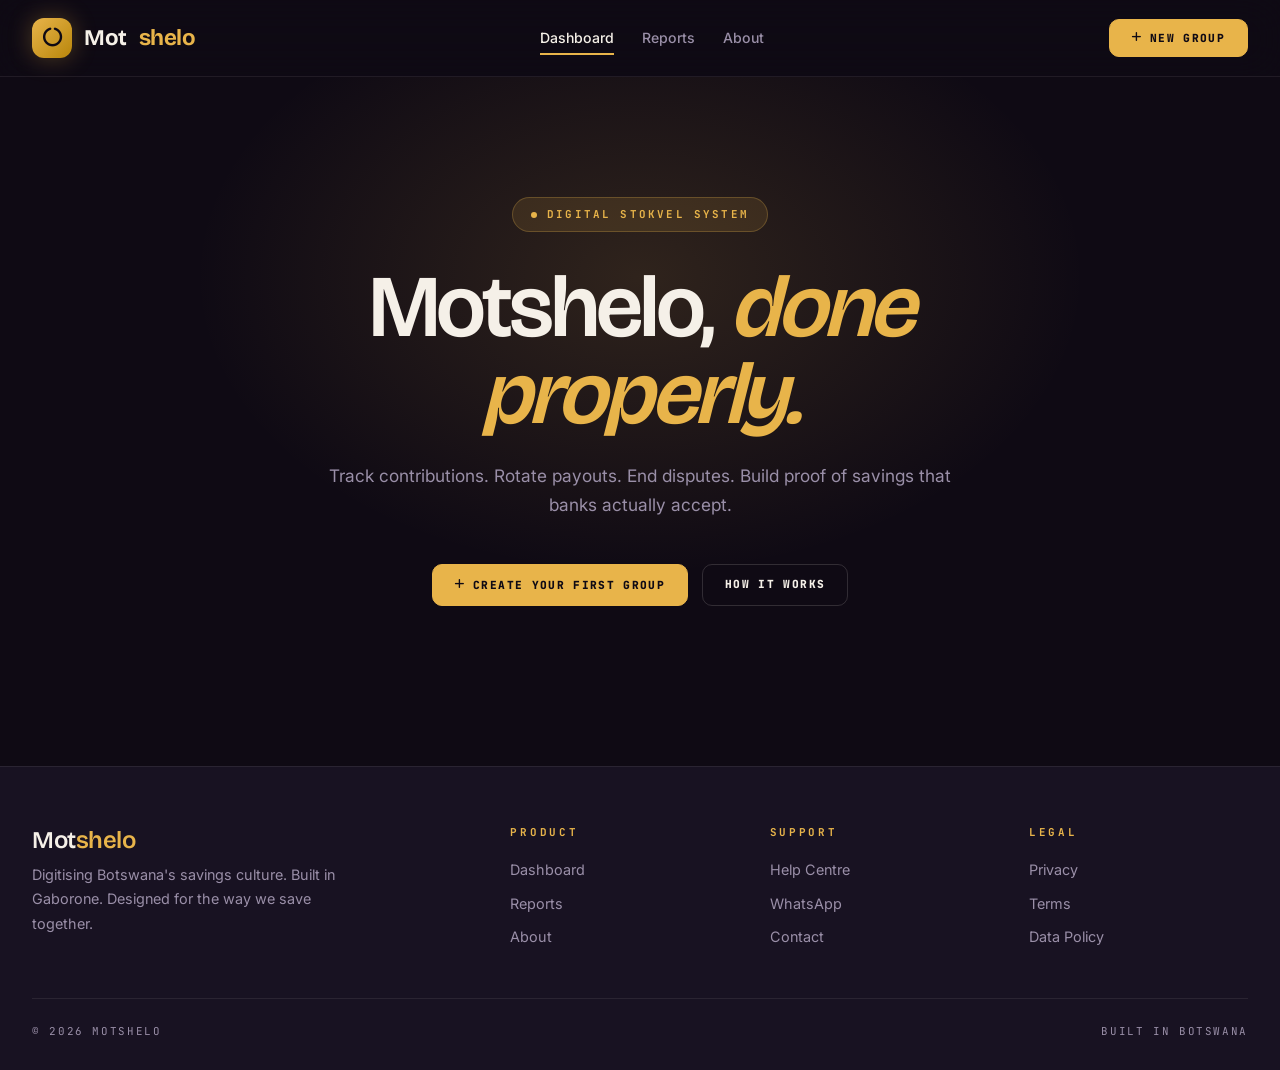
<file: index.html>
<!DOCTYPE html>
<html lang="en">
<head>
    <meta charset="UTF-8">
    <meta name="viewport" content="width=device-width, initial-scale=1.0">
    <title>Motshelo — Digital Stokvel System</title>
    <meta name="description" content="Motshelo — a digital stokvel system for Botswana savings groups. Track contributions, rotations, and payouts — with proof of savings for banks.">
    <link rel="stylesheet" href="https://cdnjs.cloudflare.com/ajax/libs/font-awesome/6.4.0/css/all.min.css">
    <link href="https://fonts.googleapis.com/css2?family=Bricolage+Grotesque:wght@400;600;700;800&family=Inter:wght@400;500;600;700&family=JetBrains+Mono:wght@400;500;700&display=swap" rel="stylesheet">
    <link rel="stylesheet" href="style.css">
</head>
<body>

    <header>
        <div class="container nav">
            <a href="index.html" class="logo">
                <div class="logo-mark"><i class="fas fa-circle-notch"></i></div>
                Mot<span>shelo</span>
            </a>
            <nav class="nav-links">
                <a href="index.html" class="active">Dashboard</a>
                <a href="report.html">Reports</a>
                <a href="about.html">About</a>
            </nav>
            <div class="nav-actions">
                <button class="btn" onclick="openCreateGroup()">
                    <i class="fas fa-plus"></i> New Group
                </button>
            </div>
        </div>
    </header>

    <main>

        <section class="hero" id="hero" style="display:none;">
            <div class="container hero-inner">
                <div class="hero-eyebrow">
                    <span class="dot"></span> Digital Stokvel System
                </div>
                <h1>Motshelo, <em>done properly.</em></h1>
                <p>Track contributions. Rotate payouts. End disputes. Build proof of savings that banks actually accept.</p>
                <div class="hero-actions">
                    <button class="btn" onclick="openCreateGroup()">
                        <i class="fas fa-plus"></i> Create Your First Group
                    </button>
                    <a href="about.html" class="btn btn-outline">How It Works</a>
                </div>
            </div>
        </section>

        <section id="groups-section" style="padding-top: 60px;">
            <div class="container">
                <div class="section-header">
                    <span class="section-label">Your Groups</span>
                    <h2 class="section-title">Active <em>motshelos.</em></h2>
                    <p class="section-sub">Select a group to view members, contributions, and rotation schedule.</p>
                </div>
                <div class="grid-3" id="groups-grid"></div>
            </div>
        </section>

    </main>

    <footer>
        <div class="container">
            <div class="footer-grid">
                <div class="footer-brand">
                    <h3>Mot<span>shelo</span></h3>
                    <p>Digitising Botswana's savings culture. Built in Gaborone. Designed for the way we save together.</p>
                </div>
                <div class="footer-col">
                    <h4>Product</h4>
                    <ul>
                        <li><a href="index.html">Dashboard</a></li>
                        <li><a href="report.html">Reports</a></li>
                        <li><a href="about.html">About</a></li>
                    </ul>
                </div>
                <div class="footer-col">
                    <h4>Support</h4>
                    <ul>
                        <li><a href="#">Help Centre</a></li>
                        <li><a href="#">WhatsApp</a></li>
                        <li><a href="#">Contact</a></li>
                    </ul>
                </div>
                <div class="footer-col">
                    <h4>Legal</h4>
                    <ul>
                        <li><a href="#">Privacy</a></li>
                        <li><a href="#">Terms</a></li>
                        <li><a href="#">Data Policy</a></li>
                    </ul>
                </div>
            </div>
            <div class="footer-bottom">
                <span>© 2026 Motshelo</span>
                <span>Built in Botswana</span>
            </div>
        </div>
    </footer>

    <!-- CREATE GROUP MODAL -->
    <div class="modal-overlay" id="create-group-modal">
        <div class="modal">
            <button class="modal-close" onclick="closeCreateGroup()"><i class="fas fa-times"></i></button>
            <h2>Create a Motshelo</h2>
            <p class="modal-sub">Set up a new savings group. You can add members and record payments immediately after.</p>
            <form onsubmit="createGroup(event)">
                <div class="form-group">
                    <label>Group Name</label>
                    <input type="text" id="g-name" required placeholder="e.g. Kasi Stokvel">
                </div>
                <div class="form-row">
                    <div class="form-group">
                        <label>Contribution Amount (Pula)</label>
                        <input type="number" step="0.01" min="1" id="g-contribution" required placeholder="e.g. 500">
                    </div>
                    <div class="form-group">
                        <label>Frequency</label>
                        <select id="g-frequency" required>
                            <option value="weekly">Weekly</option>
                            <option value="fortnightly">Fortnightly</option>
                            <option value="monthly" selected>Monthly</option>
                        </select>
                    </div>
                </div>
                <div class="modal-actions">
                    <button type="button" class="btn btn-outline" onclick="closeCreateGroup()">Cancel</button>
                    <button type="submit" class="btn"><i class="fas fa-check"></i> Create Group</button>
                </div>
            </form>
        </div>
    </div>

    <script src="main.js"></script>
    <script>
        function renderLanding() {
            const hero = document.getElementById("hero");
            const groupsGrid = document.getElementById("groups-grid");
            const groupsSection = document.getElementById("groups-section");
            if (!hero || !groupsGrid || !groupsSection) return;

            if (store.groups.length === 0) {
                hero.style.display = "block";
                groupsGrid.innerHTML = "";
                groupsSection.style.display = "none";
                return;
            }

            hero.style.display = "none";
            groupsSection.style.display = "block";
            groupsGrid.innerHTML = "";

            store.groups.forEach(function(group) {
                const members = group.members.length;
                const collected = totalCollected(group);
                const card = document.createElement("div");
                card.className = "group-card";
                card.onclick = function() {
                    window.location.href = "group.html?id=" + group.id;
                };
                card.innerHTML =
                    '<h3>' + group.name + '</h3>' +
                    '<span class="sub">' + group.frequency.charAt(0).toUpperCase() + group.frequency.slice(1) + ' · ' + formatPula(group.contribution) + '</span>' +
                    '<div class="group-meta"><span>Members</span><strong>' + members + '</strong></div>' +
                    '<div class="group-meta" style="border-top:none;padding-top:6px;margin-top:6px;"><span>Collected</span><strong>' + formatPula(collected) + '</strong></div>' +
                    '<div class="group-meta" style="border-top:none;padding-top:6px;margin-top:6px;"><span>Created</span><strong>' + formatDate(group.createdAt) + '</strong></div>';
                groupsGrid.appendChild(card);
            });
        }
        document.addEventListener("DOMContentLoaded", renderLanding);
    </script>
</body>
</html>
</file>
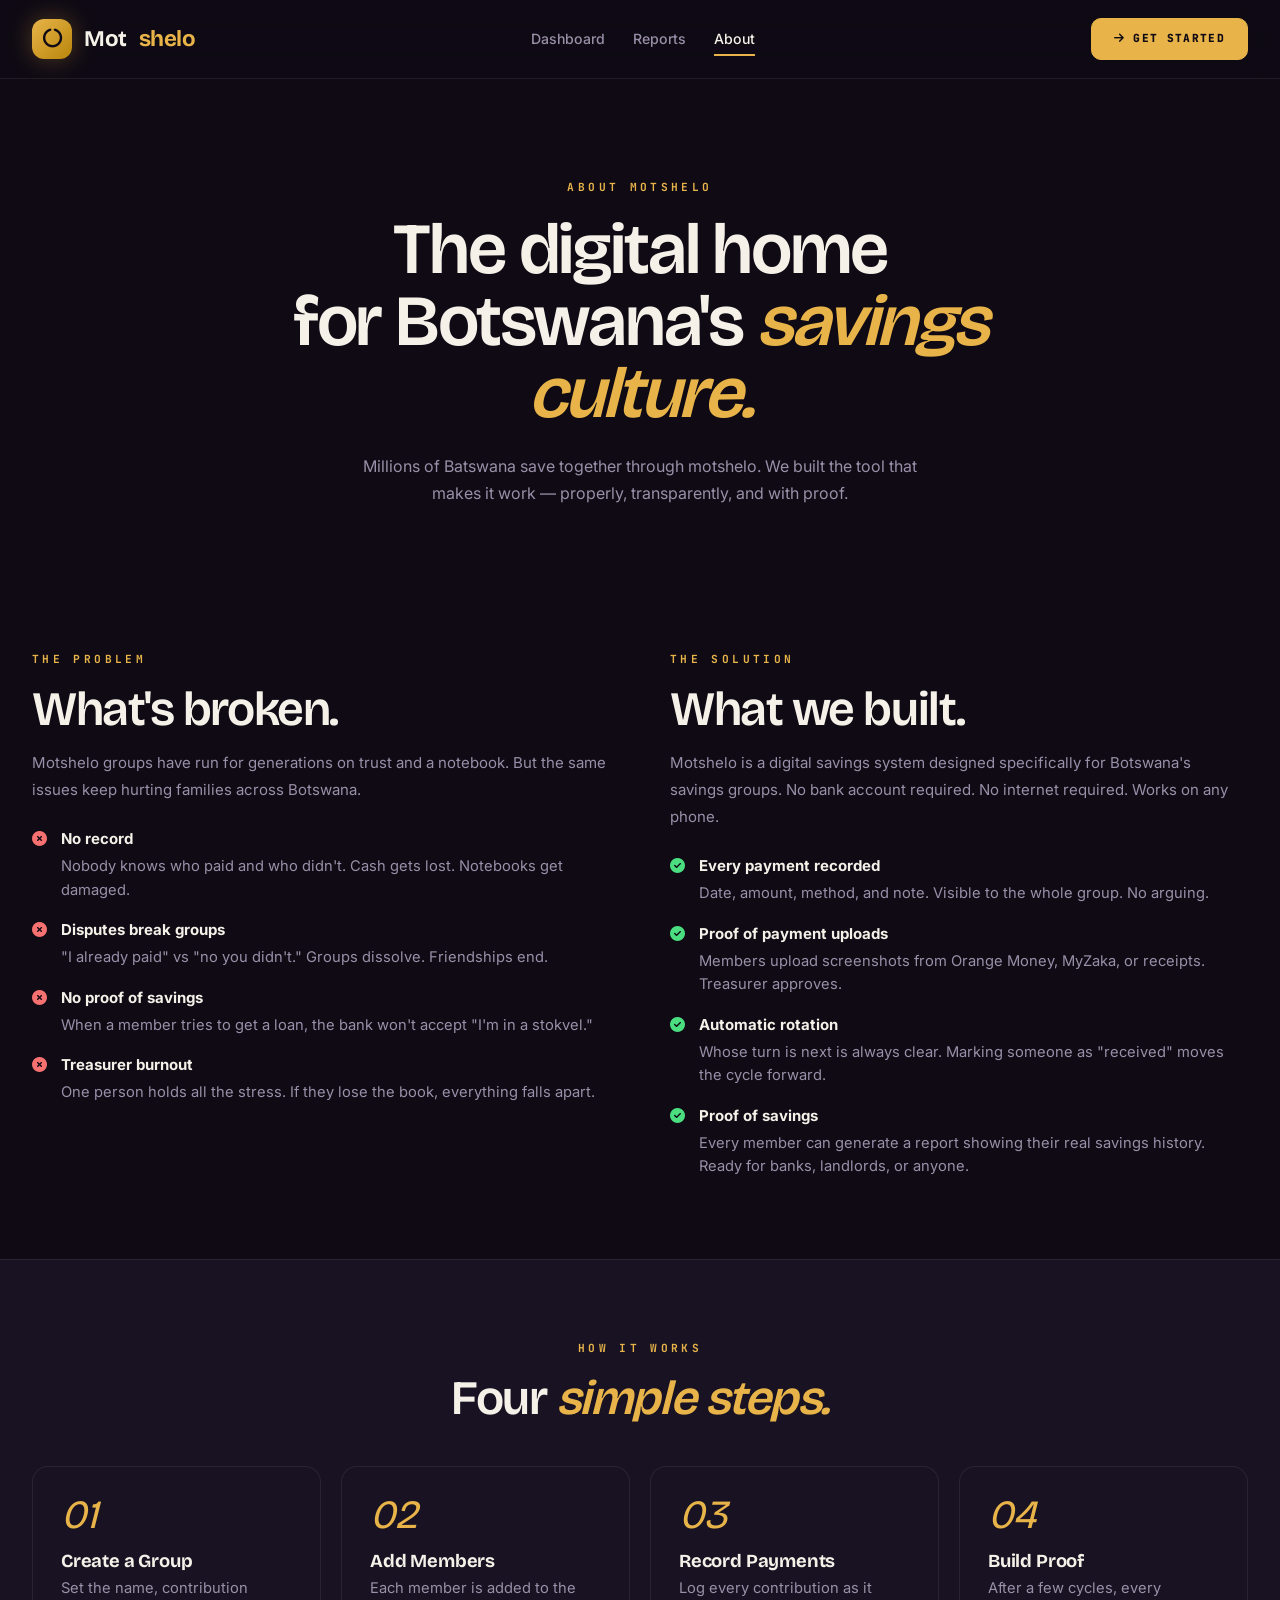
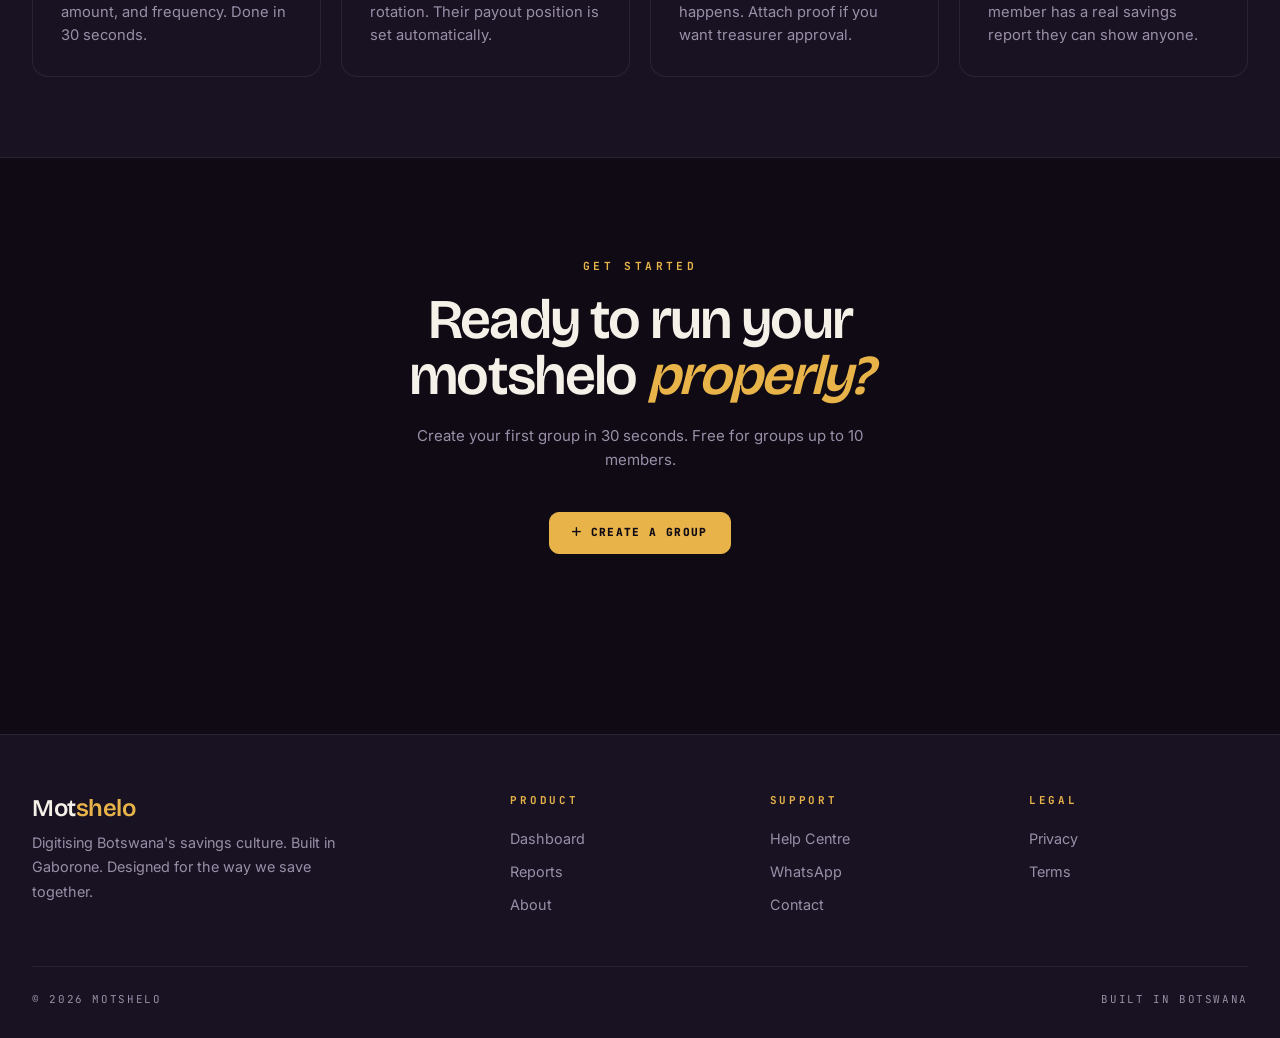
<file: about.html>
<!DOCTYPE html>
<html lang="en">
<head>
    <meta charset="UTF-8">
    <meta name="viewport" content="width=device-width, initial-scale=1.0">
    <title>About — Motshelo</title>
    <link rel="stylesheet" href="https://cdnjs.cloudflare.com/ajax/libs/font-awesome/6.4.0/css/all.min.css">
    <link href="https://fonts.googleapis.com/css2?family=Bricolage+Grotesque:wght@400;600;700;800&family=Inter:wght@400;500;600;700&family=JetBrains+Mono:wght@400;500;700&display=swap" rel="stylesheet">
    <link rel="stylesheet" href="style.css">
</head>
<body>

    <header>
        <div class="container nav">
            <a href="index.html" class="logo">
                <div class="logo-mark"><i class="fas fa-circle-notch"></i></div>
                Mot<span>shelo</span>
            </a>
            <nav class="nav-links">
                <a href="index.html">Dashboard</a>
                <a href="report.html">Reports</a>
                <a href="about.html" class="active">About</a>
            </nav>
            <div class="nav-actions">
                <a href="index.html" class="btn"><i class="fas fa-arrow-right"></i> Get Started</a>
            </div>
        </div>
    </header>

    <main>

        <section style="padding: 100px 0 60px;">
            <div class="container">
                <div class="section-header center">
                    <span class="section-label">About Motshelo</span>
                    <h1 style="font-family: var(--display); font-size: clamp(2rem, 6vw, 4.5rem); line-height: 1; letter-spacing: -0.03em; margin-bottom: 24px;">
                        The digital home<br>for Botswana's <em style="font-style: italic; color: var(--gold);">savings culture.</em>
                    </h1>
                    <p class="section-sub" style="margin: 0 auto;">
                        Millions of Batswana save together through motshelo. We built the tool that makes it work — properly, transparently, and with proof.
                    </p>
                </div>
            </div>
        </section>

        <section style="padding-top: 40px;">
            <div class="container">
                <div class="grid-2" style="gap: 60px;">
                    <div>
                        <span class="section-label">The Problem</span>
                        <h2 class="section-title">What's broken.</h2>
                        <p style="color: var(--muted); line-height: 1.8; margin-bottom: 20px;">
                            Motshelo groups have run for generations on trust and a notebook. But the same issues keep hurting families across Botswana.
                        </p>
                        <ul style="display:flex; flex-direction:column; gap:16px; margin-top: 24px;">
                            <li style="display:flex; gap:14px; align-items:flex-start;">
                                <i class="fas fa-circle-xmark" style="color: var(--red); margin-top: 4px;"></i>
                                <div>
                                    <strong style="color: var(--text);">No record</strong>
                                    <p style="color: var(--muted); font-size: 0.92rem; margin-top: 4px;">Nobody knows who paid and who didn't. Cash gets lost. Notebooks get damaged.</p>
                                </div>
                            </li>
                            <li style="display:flex; gap:14px; align-items:flex-start;">
                                <i class="fas fa-circle-xmark" style="color: var(--red); margin-top: 4px;"></i>
                                <div>
                                    <strong style="color: var(--text);">Disputes break groups</strong>
                                    <p style="color: var(--muted); font-size: 0.92rem; margin-top: 4px;">"I already paid" vs "no you didn't." Groups dissolve. Friendships end.</p>
                                </div>
                            </li>
                            <li style="display:flex; gap:14px; align-items:flex-start;">
                                <i class="fas fa-circle-xmark" style="color: var(--red); margin-top: 4px;"></i>
                                <div>
                                    <strong style="color: var(--text);">No proof of savings</strong>
                                    <p style="color: var(--muted); font-size: 0.92rem; margin-top: 4px;">When a member tries to get a loan, the bank won't accept "I'm in a stokvel."</p>
                                </div>
                            </li>
                            <li style="display:flex; gap:14px; align-items:flex-start;">
                                <i class="fas fa-circle-xmark" style="color: var(--red); margin-top: 4px;"></i>
                                <div>
                                    <strong style="color: var(--text);">Treasurer burnout</strong>
                                    <p style="color: var(--muted); font-size: 0.92rem; margin-top: 4px;">One person holds all the stress. If they lose the book, everything falls apart.</p>
                                </div>
                            </li>
                        </ul>
                    </div>

                    <div>
                        <span class="section-label">The Solution</span>
                        <h2 class="section-title">What we built.</h2>
                        <p style="color: var(--muted); line-height: 1.8; margin-bottom: 20px;">
                            Motshelo is a digital savings system designed specifically for Botswana's savings groups. No bank account required. No internet required. Works on any phone.
                        </p>
                        <ul style="display:flex; flex-direction:column; gap:16px; margin-top: 24px;">
                            <li style="display:flex; gap:14px; align-items:flex-start;">
                                <i class="fas fa-circle-check" style="color: var(--green); margin-top: 4px;"></i>
                                <div>
                                    <strong style="color: var(--text);">Every payment recorded</strong>
                                    <p style="color: var(--muted); font-size: 0.92rem; margin-top: 4px;">Date, amount, method, and note. Visible to the whole group. No arguing.</p>
                                </div>
                            </li>
                            <li style="display:flex; gap:14px; align-items:flex-start;">
                                <i class="fas fa-circle-check" style="color: var(--green); margin-top: 4px;"></i>
                                <div>
                                    <strong style="color: var(--text);">Proof of payment uploads</strong>
                                    <p style="color: var(--muted); font-size: 0.92rem; margin-top: 4px;">Members upload screenshots from Orange Money, MyZaka, or receipts. Treasurer approves.</p>
                                </div>
                            </li>
                            <li style="display:flex; gap:14px; align-items:flex-start;">
                                <i class="fas fa-circle-check" style="color: var(--green); margin-top: 4px;"></i>
                                <div>
                                    <strong style="color: var(--text);">Automatic rotation</strong>
                                    <p style="color: var(--muted); font-size: 0.92rem; margin-top: 4px;">Whose turn is next is always clear. Marking someone as "received" moves the cycle forward.</p>
                                </div>
                            </li>
                            <li style="display:flex; gap:14px; align-items:flex-start;">
                                <i class="fas fa-circle-check" style="color: var(--green); margin-top: 4px;"></i>
                                <div>
                                    <strong style="color: var(--text);">Proof of savings</strong>
                                    <p style="color: var(--muted); font-size: 0.92rem; margin-top: 4px;">Every member can generate a report showing their real savings history. Ready for banks, landlords, or anyone.</p>
                                </div>
                            </li>
                        </ul>
                    </div>
                </div>
            </div>
        </section>

        <section style="padding: 80px 0; background: var(--surface); border-top: 1px solid var(--border); border-bottom: 1px solid var(--border);">
            <div class="container">
                <div class="section-header center">
                    <span class="section-label">How It Works</span>
                    <h2 class="section-title">Four <em>simple steps.</em></h2>
                </div>
                <div class="grid-4">
                    <div class="card">
                        <div style="font-family: var(--display); font-size: 2.5rem; color: var(--gold); font-style: italic; line-height: 1; margin-bottom: 16px;">01</div>
                        <h3 class="card-title">Create a Group</h3>
                        <p style="color: var(--muted); font-size: 0.92rem;">Set the name, contribution amount, and frequency. Done in 30 seconds.</p>
                    </div>
                    <div class="card">
                        <div style="font-family: var(--display); font-size: 2.5rem; color: var(--gold); font-style: italic; line-height: 1; margin-bottom: 16px;">02</div>
                        <h3 class="card-title">Add Members</h3>
                        <p style="color: var(--muted); font-size: 0.92rem;">Each member is added to the rotation. Their payout position is set automatically.</p>
                    </div>
                    <div class="card">
                        <div style="font-family: var(--display); font-size: 2.5rem; color: var(--gold); font-style: italic; line-height: 1; margin-bottom: 16px;">03</div>
                        <h3 class="card-title">Record Payments</h3>
                        <p style="color: var(--muted); font-size: 0.92rem;">Log every contribution as it happens. Attach proof if you want treasurer approval.</p>
                    </div>
                    <div class="card">
                        <div style="font-family: var(--display); font-size: 2.5rem; color: var(--gold); font-style: italic; line-height: 1; margin-bottom: 16px;">04</div>
                        <h3 class="card-title">Build Proof</h3>
                        <p style="color: var(--muted); font-size: 0.92rem;">After a few cycles, every member has a real savings report they can show anyone.</p>
                    </div>
                </div>
            </div>
        </section>

        <section style="padding: 100px 0; text-align: center;">
            <div class="container">
                <span class="section-label">Get Started</span>
                <h2 style="font-family: var(--display); font-size: clamp(2rem, 5vw, 3.5rem); line-height: 1; letter-spacing: -0.03em; margin-bottom: 20px;">
                    Ready to run your<br>motshelo <em style="font-style: italic; color: var(--gold);">properly?</em>
                </h2>
                <p style="color: var(--muted); max-width: 500px; margin: 0 auto 40px;">
                    Create your first group in 30 seconds. Free for groups up to 10 members.
                </p>
                <a href="index.html" class="btn"><i class="fas fa-plus"></i> Create a Group</a>
            </div>
        </section>

    </main>

    <footer>
        <div class="container">
            <div class="footer-grid">
                <div class="footer-brand">
                    <h3>Mot<span>shelo</span></h3>
                    <p>Digitising Botswana's savings culture. Built in Gaborone. Designed for the way we save together.</p>
                </div>
                <div class="footer-col">
                    <h4>Product</h4>
                    <ul>
                        <li><a href="index.html">Dashboard</a></li>
                        <li><a href="report.html">Reports</a></li>
                        <li><a href="about.html">About</a></li>
                    </ul>
                </div>
                <div class="footer-col">
                    <h4>Support</h4>
                    <ul>
                        <li><a href="#">Help Centre</a></li>
                        <li><a href="#">WhatsApp</a></li>
                        <li><a href="#">Contact</a></li>
                    </ul>
                </div>
                <div class="footer-col">
                    <h4>Legal</h4>
                    <ul>
                        <li><a href="#">Privacy</a></li>
                        <li><a href="#">Terms</a></li>
                    </ul>
                </div>
            </div>
            <div class="footer-bottom">
                <span>© 2026 Motshelo</span>
                <span>Built in Botswana</span>
            </div>
        </div>
    </footer>

    <script src="main.js"></script>
</body>
</html>
</file>
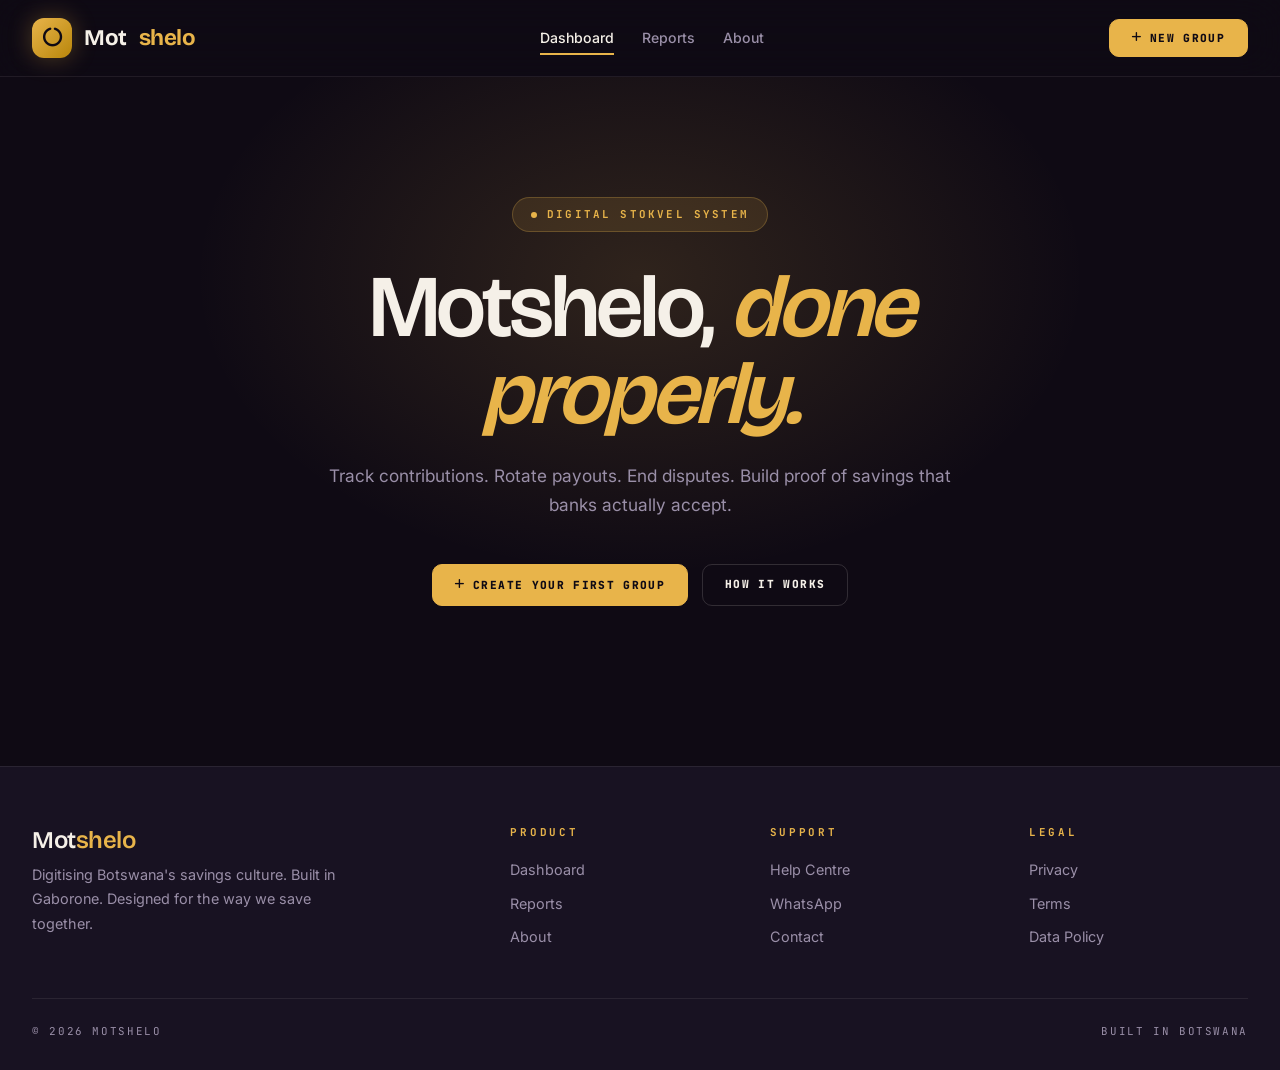
<file: group.html>
<!DOCTYPE html>
<html lang="en">
<head>
    <meta charset="UTF-8">
    <meta name="viewport" content="width=device-width, initial-scale=1.0">
    <title>Group — Motshelo</title>
    <link rel="stylesheet" href="https://cdnjs.cloudflare.com/ajax/libs/font-awesome/6.4.0/css/all.min.css">
    <link href="https://fonts.googleapis.com/css2?family=Bricolage+Grotesque:wght@400;600;700;800&family=Inter:wght@400;500;600;700&family=JetBrains+Mono:wght@400;500;700&display=swap" rel="stylesheet">
    <link rel="stylesheet" href="style.css">
</head>
<body>

    <header>
        <div class="container nav">
            <a href="index.html" class="logo">
                <div class="logo-mark"><i class="fas fa-circle-notch"></i></div>
                Mot<span>shelo</span>
            </a>
            <nav class="nav-links">
                <a href="index.html">Dashboard</a>
                <a href="report.html">Reports</a>
                <a href="about.html">About</a>
            </nav>
            <div class="nav-actions">
                <button class="btn btn-outline" onclick="copySummary()">
                    <i class="fas fa-share-alt"></i> Share
                </button>
                <button class="btn" onclick="openAddMember()">
                    <i class="fas fa-user-plus"></i> Add Member
                </button>
            </div>
        </div>
    </header>

    <main>

        <section style="padding: 60px 0 40px;">
            <div class="container">
                <button class="btn btn-ghost" onclick="window.location.href='index.html'" style="padding-left:0; margin-bottom:20px;">
                    <i class="fas fa-arrow-left"></i> Back to Dashboard
                </button>
                <div class="section-header" id="group-header"></div>
            </div>
        </section>

        <section style="padding-top:0;">
            <div class="container">
                <div class="grid-4" id="group-stats"></div>
            </div>
        </section>

        <section style="padding-top:40px;">
            <div class="container">
                <div class="section-header">
                    <span class="section-label">Members</span>
                    <h2 class="section-title">Group <em>roster.</em></h2>
                    <p class="section-sub">Track each member's contributions and rotation status.</p>
                </div>
                <div id="members-list"></div>
            </div>
        </section>

        <section style="padding-top:40px;">
            <div class="container">
                <div class="section-header">
                    <span class="section-label">Transaction History</span>
                    <h2 class="section-title">Recent <em>payments.</em></h2>
                </div>
                <div class="table-wrap">
                    <table class="data-table">
                        <thead>
                            <tr>
                                <th>Member</th>
                                <th>Amount</th>
                                <th>Date</th>
                                <th>Method</th>
                                <th>Proof</th>
                                <th style="text-align:right;">Actions</th>
                            </tr>
                        </thead>
                        <tbody id="payments-body"></tbody>
                    </table>
                </div>
            </div>
        </section>

    </main>

    <footer>
        <div class="container">
            <div class="footer-grid">
                <div class="footer-brand">
                    <h3>Mot<span>shelo</span></h3>
                    <p>Digitising Botswana's savings culture. Built in Gaborone. Designed for the way we save together.</p>
                </div>
                <div class="footer-col">
                    <h4>Product</h4>
                    <ul>
                        <li><a href="index.html">Dashboard</a></li>
                        <li><a href="report.html">Reports</a></li>
                        <li><a href="about.html">About</a></li>
                    </ul>
                </div>
                <div class="footer-col">
                    <h4>Support</h4>
                    <ul>
                        <li><a href="#">Help Centre</a></li>
                        <li><a href="#">WhatsApp</a></li>
                        <li><a href="#">Contact</a></li>
                    </ul>
                </div>
                <div class="footer-col">
                    <h4>Legal</h4>
                    <ul>
                        <li><a href="#">Privacy</a></li>
                        <li><a href="#">Terms</a></li>
                    </ul>
                </div>
            </div>
            <div class="footer-bottom">
                <span>© 2026 Motshelo</span>
                <span>Built in Botswana</span>
            </div>
        </div>
    </footer>

    <!-- ADD MEMBER MODAL -->
    <div class="modal-overlay" id="add-member-modal">
        <div class="modal">
            <button class="modal-close" onclick="closeAddMember()"><i class="fas fa-times"></i></button>
            <h2>Add a Member</h2>
            <p class="modal-sub">New members are added to the end of the rotation. Their payout comes after everyone else.</p>
            <form onsubmit="addMember(event)">
                <div class="form-group">
                    <label>Full Name</label>
                    <input type="text" id="m-name" required placeholder="e.g. Kabelo Mothibi">
                </div>
                <div class="form-group">
                    <label>Phone Number (optional)</label>
                    <input type="tel" id="m-phone" placeholder="+267 ...">
                </div>
                <div class="modal-actions">
                    <button type="button" class="btn btn-outline" onclick="closeAddMember()">Cancel</button>
                    <button type="submit" class="btn"><i class="fas fa-check"></i> Add Member</button>
                </div>
            </form>
        </div>
    </div>

    <!-- RECORD PAYMENT MODAL -->
    <div class="modal-overlay" id="record-payment-modal">
        <div class="modal">
            <button class="modal-close" onclick="closeRecordPayment()"><i class="fas fa-times"></i></button>
            <h2>Record a Payment</h2>
            <p class="modal-sub">Recording payment for <strong id="payment-member-name" style="color: var(--gold);"></strong></p>
            <form onsubmit="recordPayment(event)">
                <input type="hidden" id="payment-member-id">
                <div class="form-row">
                    <div class="form-group">
                        <label>Amount (Pula)</label>
                        <input type="number" step="0.01" min="1" id="payment-amount" required>
                    </div>
                    <div class="form-group">
                        <label>Date</label>
                        <input type="date" id="payment-date" required>
                    </div>
                </div>
                <div class="form-group">
                    <label>Payment Method</label>
                    <select id="payment-method">
                        <option value="cash">Cash</option>
                        <option value="eft">EFT / Bank Transfer</option>
                        <option value="orange">Orange Money</option>
                        <option value="mzaka">MyZaka</option>
                        <option value="other">Other</option>
                    </select>
                </div>
                <div class="form-group">
                    <label>Note (optional)</label>
                    <input type="text" id="payment-note" placeholder="e.g. Weekly contribution">
                </div>
                <div class="form-group">
                    <label>Proof of Payment (optional)</label>
                    <input type="file" id="payment-proof" accept="image/*" onchange="handleProofUpload(event)">
                    <p style="color:var(--muted); font-size:0.78rem; margin-top:8px;">Upload a screenshot from Orange Money, MyZaka, or a photo of your receipt. If uploaded, treasurer must approve the payment.</p>
                    <div id="proof-preview" style="display:none; margin-top:12px;"></div>
                </div>
                <div class="modal-actions">
                    <button type="button" class="btn btn-outline" onclick="closeRecordPayment()">Cancel</button>
                    <button type="submit" class="btn"><i class="fas fa-check"></i> Record Payment</button>
                </div>
            </form>
        </div>
    </div>

    <script src="main.js"></script>
    <script>
        function getGroupIdFromUrl() {
            const params = new URLSearchParams(window.location.search);
            return params.get("id");
        }

        function renderGroupPage() {
            const groupId = getGroupIdFromUrl();
            if (!groupId) { window.location.href = "index.html"; return; }

            const group = getGroup(groupId);
            if (!group) { window.location.href = "index.html"; return; }

            store.activeGroupId = group.id;
            saveStore();

            document.getElementById("group-header").innerHTML =
                '<span class="section-label">' + group.frequency.charAt(0).toUpperCase() + group.frequency.slice(1) + ' · ' + formatPula(group.contribution) + '</span>' +
                '<h1 style="font-family: var(--display); font-size: clamp(2rem, 5vw, 3.5rem); line-height:1; letter-spacing:-0.03em; margin-bottom:16px;">' + group.name + '</h1>' +
                '<p class="section-sub">Created ' + formatDate(group.createdAt) + ' · ' + group.members.length + ' members</p>';

            const collected = totalCollected(group);
            const expected = group.members.length * group.contribution;
            const paidMembers = group.members.filter(function(m) { return memberPaid(m.id, group) >= group.contribution; }).length;
            const nextMember = group.members[group.currentTurnIndex];
            const nextName = nextMember && !nextMember.received ? nextMember.name.split(' ')[0] : '—';

            document.getElementById("group-stats").innerHTML =
                '<div class="stat-card"><span class="stat-label">Total Collected</span><div class="stat-value gold">' + formatPula(collected) + '</div></div>' +
                '<div class="stat-card"><span class="stat-label">Expected</span><div class="stat-value">' + formatPula(expected) + '</div></div>' +
                '<div class="stat-card"><span class="stat-label">Members Paid</span><div class="stat-value green">' + paidMembers + ' / ' + group.members.length + '</div></div>' +
                '<div class="stat-card"><span class="stat-label">Next Rotation</span><div class="stat-value blue">' + nextName + '</div></div>';

            // Members list
            const listEl = document.getElementById("members-list");
            if (group.members.length === 0) {
                listEl.innerHTML =
                    '<div class="card text-center" style="padding: 60px 30px;">' +
                        '<p style="color: var(--muted); margin-bottom: 20px;">No members yet. Add the first one to get started.</p>' +
                        '<button class="btn" onclick="openAddMember()"><i class="fas fa-user-plus"></i> Add First Member</button>' +
                    '</div>';
            } else {
                listEl.innerHTML = "";
                group.members.forEach(function(m, index) {
                    const paid = memberPaid(m.id, group);
                    const isPaid = paid >= group.contribution;
                    const received = m.received;
                    const isNext = index === group.currentTurnIndex && !received;

                    const avatarClass = received ? "paid" : isPaid ? "paid" : "pending";
                    const statusBadge = received ?
                        '<span class="badge gold"><i class="fas fa-check"></i> Received</span>' :
                        isNext ?
                        '<span class="badge gold"><i class="fas fa-hourglass-half"></i> Next</span>' :
                        isPaid ?
                        '<span class="badge green"><i class="fas fa-check"></i> Paid</span>' :
                        '<span class="badge red"><i class="fas fa-clock"></i> Pending</span>';

                    const row = document.createElement("div");
                    row.className = "member-row";
                    row.innerHTML =
                        '<div class="member-avatar ' + avatarClass + '">' + initials(m.name) + '</div>' +
                        '<div class="member-info"><h4>' + m.name + '</h4><small>Position ' + (index + 1) + ' · ' + formatPula(paid) + ' / ' + formatPula(group.contribution) + '</small></div>' +
                        '<div>' + statusBadge + '</div>' +
                        '<div class="member-actions">' +
                            '<button class="btn btn-sm" onclick="openRecordPayment(\'' + m.id + '\')"><i class="fas fa-plus"></i> Pay</button>' +
                            (isNext ? '<button class="btn btn-sm btn-outline" onclick="markReceived(\'' + m.id + '\')"><i class="fas fa-check"></i> Received</button>' : '') +
                            '<button class="btn btn-sm btn-danger" onclick="deleteMember(\'' + m.id + '\')"><i class="fas fa-trash"></i></button>' +
                        '</div>';
                    listEl.appendChild(row);
                });
            }

            // Payments table
            const payBody = document.getElementById("payments-body");
            const sortedPayments = group.payments.slice().sort(function(a, b) {
                return new Date(b.date) - new Date(a.date);
            });

            if (sortedPayments.length === 0) {
                payBody.innerHTML = '<tr><td colspan="6" style="text-align:center; color: var(--muted); padding: 40px;">No payments recorded yet</td></tr>';
            } else {
                payBody.innerHTML = sortedPayments.map(function(p) {
                    const member = group.members.find(function(m) { return m.id === p.memberId; });
                    const hasProof = !!p.proof;
                    const status = p.status || "confirmed";

                    let proofCell = '<span class="badge grey">No proof</span>';
                    if (hasProof) {
                        if (status === "pending") {
                            proofCell = '<button class="badge gold" style="cursor:pointer;border:none;" onclick="viewProof(\'' + p.id + '\')"><i class="fas fa-image"></i> View Proof</button>';
                        } else if (status === "rejected") {
                            proofCell = '<button class="badge red" style="cursor:pointer;border:none;" onclick="viewProof(\'' + p.id + '\')"><i class="fas fa-times-circle"></i> Rejected</button>';
                        } else {
                            proofCell = '<button class="badge green" style="cursor:pointer;border:none;" onclick="viewProof(\'' + p.id + '\')"><i class="fas fa-check-circle"></i> Verified</button>';
                        }
                    }

                    let actionsCell = '<button class="btn btn-sm btn-danger" onclick="deletePayment(\'' + p.id + '\')"><i class="fas fa-times"></i></button>';
                    if (hasProof && status === "pending") {
                        actionsCell =
                            '<button class="btn btn-sm" onclick="approvePayment(\'' + p.id + '\')" style="margin-right:4px;"><i class="fas fa-check"></i> Approve</button>' +
                            '<button class="btn btn-sm btn-outline" onclick="rejectPayment(\'' + p.id + '\')" style="margin-right:4px;"><i class="fas fa-times"></i> Reject</button>' +
                            '<button class="btn btn-sm btn-danger" onclick="deletePayment(\'' + p.id + '\')"><i class="fas fa-trash"></i></button>';
                    }

                    return '<tr>' +
                        '<td><strong>' + (member ? member.name : 'Unknown') + '</strong></td>' +
                        '<td style="color: var(--gold); font-family: var(--mono); font-weight: 700;">' + formatPula(p.amount) + '</td>' +
                        '<td style="font-family: var(--mono); font-size: 0.82rem; color: var(--muted);">' + formatDate(p.date) + '</td>' +
                        '<td style="text-transform: capitalize; color: var(--muted);">' + p.method + '</td>' +
                        '<td>' + proofCell + '</td>' +
                        '<td style="text-align: right;">' + actionsCell + '</td>' +
                    '</tr>';
                }).join('');
            }
        }

        document.addEventListener("DOMContentLoaded", renderGroupPage);
    </script>
</body>
</html>
</file>
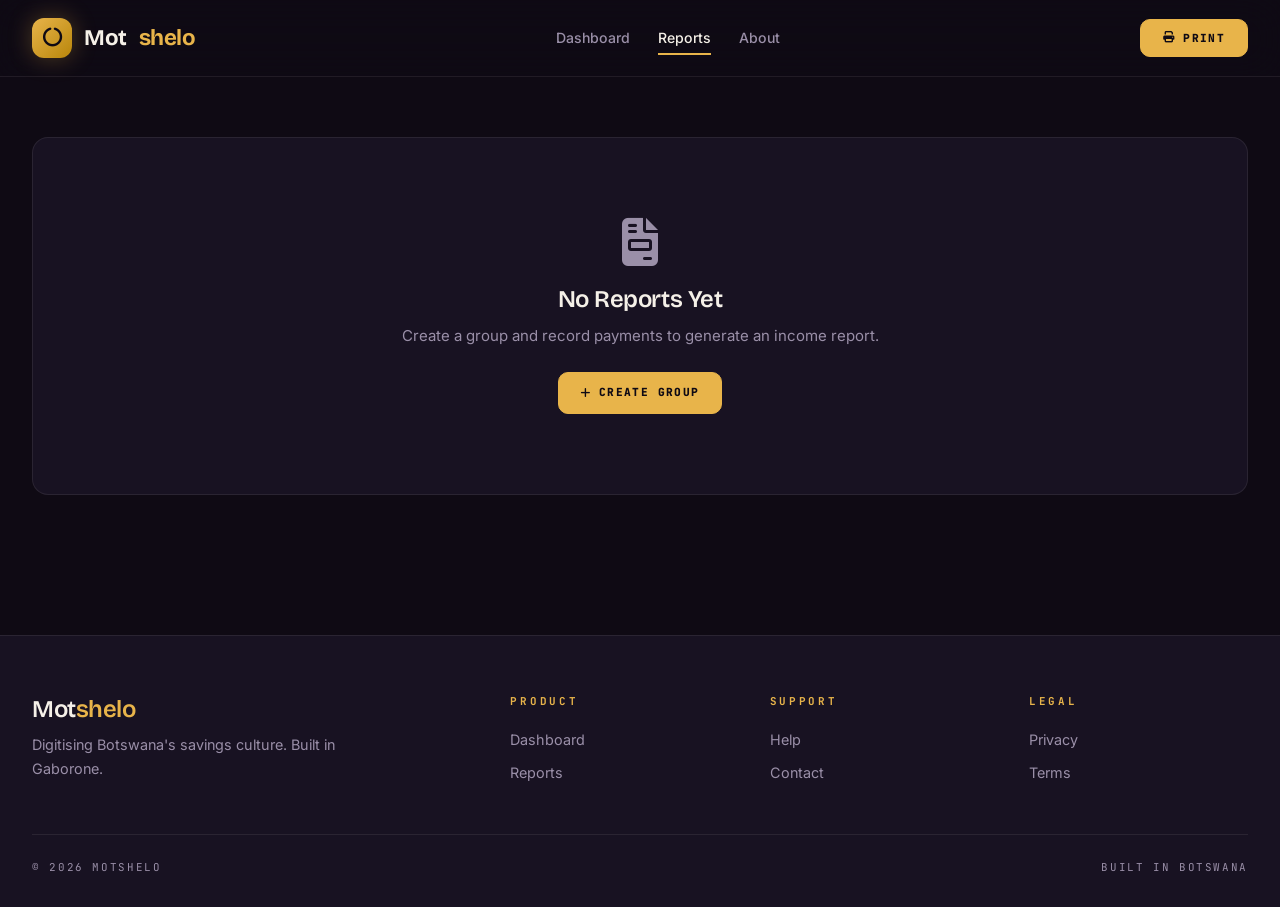
<file: report.html>
<!DOCTYPE html>
<html lang="en">
<head>
    <meta charset="UTF-8">
    <meta name="viewport" content="width=device-width, initial-scale=1.0">
    <title>Reports — Motshelo</title>
    <link rel="stylesheet" href="https://cdnjs.cloudflare.com/ajax/libs/font-awesome/6.4.0/css/all.min.css">
    <link href="https://fonts.googleapis.com/css2?family=Bricolage+Grotesque:wght@400;600;700;800&family=Inter:wght@400;500;600;700&family=JetBrains+Mono:wght@400;500;700&display=swap" rel="stylesheet">
    <link rel="stylesheet" href="style.css">
</head>
<body>

    <header>
        <div class="container nav">
            <a href="index.html" class="logo">
                <div class="logo-mark"><i class="fas fa-circle-notch"></i></div>
                Mot<span>shelo</span>
            </a>
            <nav class="nav-links">
                <a href="index.html">Dashboard</a>
                <a href="report.html" class="active">Reports</a>
                <a href="about.html">About</a>
            </nav>
            <div class="nav-actions">
                <button class="btn" onclick="window.print()">
                    <i class="fas fa-print"></i> Print
                </button>
            </div>
        </div>
    </header>

    <main>
        <section style="padding: 60px 0;">
            <div class="container">
                <div id="report-content"></div>
            </div>
        </section>
    </main>

    <footer>
        <div class="container">
            <div class="footer-grid">
                <div class="footer-brand">
                    <h3>Mot<span>shelo</span></h3>
                    <p>Digitising Botswana's savings culture. Built in Gaborone.</p>
                </div>
                <div class="footer-col">
                    <h4>Product</h4>
                    <ul>
                        <li><a href="index.html">Dashboard</a></li>
                        <li><a href="report.html">Reports</a></li>
                    </ul>
                </div>
                <div class="footer-col">
                    <h4>Support</h4>
                    <ul>
                        <li><a href="#">Help</a></li>
                        <li><a href="#">Contact</a></li>
                    </ul>
                </div>
                <div class="footer-col">
                    <h4>Legal</h4>
                    <ul>
                        <li><a href="#">Privacy</a></li>
                        <li><a href="#">Terms</a></li>
                    </ul>
                </div>
            </div>
            <div class="footer-bottom">
                <span>© 2026 Motshelo</span>
                <span>Built in Botswana</span>
            </div>
        </div>
    </footer>

    <script src="main.js"></script>
    <script>
        function exportGroupCSV(groupId) {
            const group = getGroup(groupId);
            if (!group) return;

            const rows = [["Member", "Contribution", "Date", "Method", "Status"]];
            group.payments.forEach(function(p) {
                const member = group.members.find(function(m) { return m.id === p.memberId; });
                rows.push([
                    member ? member.name : "Unknown",
                    p.amount.toFixed(2),
                    p.date,
                    p.method,
                    p.status || "confirmed"
                ]);
            });

            const csv = rows.map(function(r) {
                return r.map(function(c) { return '"' + c + '"'; }).join(",");
            }).join("\n");

            const blob = new Blob([csv], { type: "text/csv" });
            const url = URL.createObjectURL(blob);
            const a = document.createElement("a");
            a.href = url;
            a.download = "motshelo-" + group.name.replace(/\s+/g, '-').toLowerCase() + ".csv";
            a.click();
            URL.revokeObjectURL(url);
            showToast("CSV downloaded", "success");
        }

        function renderReport() {
            const container = document.getElementById("report-content");
            if (!container) return;

            if (store.groups.length === 0) {
                container.innerHTML =
                    '<div class="card text-center" style="padding: 80px 30px;">' +
                        '<i class="fas fa-file-invoice" style="font-size: 3rem; color: var(--muted); margin-bottom: 20px;"></i>' +
                        '<h2 style="font-size: 1.5rem; margin-bottom: 12px;">No Reports Yet</h2>' +
                        '<p style="color: var(--muted); margin-bottom: 24px;">Create a group and record payments to generate an income report.</p>' +
                        '<a href="index.html" class="btn"><i class="fas fa-plus"></i> Create Group</a>' +
                    '</div>';
                return;
            }

            let html =
                '<div class="section-header">' +
                    '<span class="section-label">Savings Report</span>' +
                    '<h2 class="section-title">Proof of <em>savings.</em></h2>' +
                    '<p class="section-sub">Shareable report to show to banks, landlords, or anyone who needs proof of savings history.</p>' +
                '</div>';

            store.groups.forEach(function(group) {
                const collected = totalCollected(group);
                const expected = group.members.length * group.contribution;
                const completion = expected > 0 ? Math.round((collected / expected) * 100) : 0;
                const consistency = group.payments.length > 0 ? "Strong" : "Building";

                html +=
                    '<div class="card" style="margin-bottom: 24px;">' +
                        '<div class="grid-2" style="align-items: start;">' +
                            '<div>' +
                                '<h3 class="card-title">' + group.name + '</h3>' +
                                '<span class="card-sub">Report generated ' + formatDate(new Date()) + '</span>' +
                                '<div style="margin-top: 20px;">' +
                                    '<div class="group-meta" style="border-top:none;"><span>Group Created</span><strong style="color:var(--text); font-family:var(--sans);">' + formatDate(group.createdAt) + '</strong></div>' +
                                    '<div class="group-meta" style="border-top:none;"><span>Contribution Cycle</span><strong style="color:var(--text); font-family:var(--sans); text-transform:capitalize;">' + formatPula(group.contribution) + ' / ' + group.frequency + '</strong></div>' +
                                    '<div class="group-meta" style="border-top:none;"><span>Total Members</span><strong style="color:var(--text); font-family:var(--sans);">' + group.members.length + '</strong></div>' +
                                    '<div class="group-meta" style="border-top:none;"><span>Total Payments Recorded</span><strong style="color:var(--text); font-family:var(--sans);">' + group.payments.length + '</strong></div>' +
                                '</div>' +
                            '</div>' +
                            '<div>' +
                                '<div class="stat-card" style="background: var(--gold-soft); border-color: rgba(232, 180, 74, 0.3);">' +
                                    '<span class="stat-label">Total Savings</span>' +
                                    '<div class="stat-value gold">' + formatPula(collected) + '</div>' +
                                '</div>' +
                                '<div class="stat-card" style="margin-top: 12px;">' +
                                    '<span class="stat-label">Completion Rate</span>' +
                                    '<div class="stat-value">' + completion + '%</div>' +
                                '</div>' +
                                '<div class="stat-card" style="margin-top: 12px;">' +
                                    '<span class="stat-label">Consistency</span>' +
                                    '<div class="stat-value green" style="font-size: 1.4rem;">' + consistency + '</div>' +
                                '</div>' +
                            '</div>' +
                        '</div>' +
                        '<h4 style="font-family: var(--mono); font-size: 0.72rem; letter-spacing: 0.2em; text-transform: uppercase; color: var(--gold); margin-top: 32px; margin-bottom: 16px; font-weight: 700;">Member Contributions</h4>' +
                        '<div class="table-wrap">' +
                            '<table class="data-table">' +
                                '<thead>' +
                                    '<tr>' +
                                        '<th>Member</th>' +
                                        '<th>Position</th>' +
                                        '<th>Total Paid</th>' +
                                        '<th>Status</th>' +
                                    '</tr>' +
                                '</thead>' +
                                '<tbody>' +
                                    group.members.map(function(m, i) {
                                        const paid = memberPaid(m.id, group);
                                        const isPaid = paid >= group.contribution;
                                        const status = m.received ? "Received Payout" : isPaid ? "Paid Up" : "Pending";
                                        const badgeClass = m.received ? "gold" : isPaid ? "green" : "red";
                                        return '<tr>' +
                                            '<td><strong>' + m.name + '</strong></td>' +
                                            '<td style="font-family: var(--mono); color: var(--muted);">#' + (i + 1) + '</td>' +
                                            '<td style="font-family: var(--mono); color: var(--gold); font-weight: 700;">' + formatPula(paid) + '</td>' +
                                            '<td><span class="badge ' + badgeClass + '">' + status + '</span></td>' +
                                        '</tr>';
                                    }).join('') +
                                '</tbody>' +
                            '</table>' +
                        '</div>' +
                        '<div style="margin-top: 24px; padding-top: 24px; border-top: 1px solid var(--border); display:flex; gap:10px; flex-wrap:wrap;">' +
                            '<a class="btn" href="group.html?id=' + group.id + '"><i class="fas fa-arrow-right"></i> View Group</a>' +
                            '<button class="btn btn-outline" onclick="exportGroupCSV(\'' + group.id + '\')"><i class="fas fa-download"></i> Export CSV</button>' +
                        '</div>' +
                    '</div>';
            });

            container.innerHTML = html;
        }

        document.addEventListener("DOMContentLoaded", renderReport);
    </script>
</body>
</html>
</file>
<file: style.css>
/* ============================================
   MOTSHELO — Digital Stokvel System
   Deep Plum · Warm Gold · Cream
============================================ */
:root {
    --bg: #0F0A14;
    --surface: #181222;
    --surface-2: #221A30;
    --surface-3: #2E243F;
    --text: #F5F0E8;
    --muted: #9A8FA8;
    --gold: #E8B44A;
    --gold-bright: #F4C563;
    --gold-deep: #B8860B;
    --gold-soft: rgba(232, 180, 74, 0.12);
    --green: #4ADE80;
    --red: #F87171;
    --blue: #60A5FA;
    --border: rgba(245, 240, 232, 0.08);
    --border-bright: rgba(245, 240, 232, 0.15);
    --display: 'Bricolage Grotesque', sans-serif;
    --sans: 'Inter', sans-serif;
    --mono: 'JetBrains Mono', monospace;
    --transition: all 0.3s cubic-bezier(0.4, 0, 0.2, 1);
}

* { margin: 0; padding: 0; box-sizing: border-box; }

html { scroll-behavior: smooth; -webkit-font-smoothing: antialiased; }

body {
    font-family: var(--sans);
    background: var(--bg);
    color: var(--text);
    line-height: 1.6;
    overflow-x: hidden;
    font-size: 15px;
    min-height: 100vh;
}

h1, h2, h3, h4 {
    font-family: var(--display);
    font-weight: 600;
    letter-spacing: -0.02em;
    line-height: 1.1;
}

a { text-decoration: none; color: inherit; transition: var(--transition); }
button { font-family: inherit; cursor: pointer; border: none; background: none; color: inherit; }
input, select, textarea { font-family: inherit; outline: none; }
ul { list-style: none; }
img { max-width: 100%; display: block; }

.container { max-width: 1300px; margin: 0 auto; padding: 0 32px; width: 100%; }

/* ============================================
   HEADER
============================================ */
header {
    background: rgba(15, 10, 20, 0.9);
    backdrop-filter: blur(20px);
    border-bottom: 1px solid var(--border);
    padding: 18px 0;
    position: sticky;
    top: 0;
    z-index: 1000;
}
.nav {
    display: flex;
    justify-content: space-between;
    align-items: center;
    gap: 24px;
    flex-wrap: wrap;
}
.logo {
    display: flex;
    align-items: center;
    gap: 12px;
    font-family: var(--display);
    font-size: 1.4rem;
    font-weight: 700;
    letter-spacing: -0.02em;
}
.logo-mark {
    width: 40px;
    height: 40px;
    border-radius: 12px;
    background: linear-gradient(135deg, var(--gold), var(--gold-deep));
    display: flex;
    align-items: center;
    justify-content: center;
    color: var(--bg);
    font-size: 1.2rem;
    box-shadow: 0 0 24px rgba(232, 180, 74, 0.3);
}
.logo span { color: var(--gold); }

.nav-links {
    display: flex;
    gap: 28px;
    font-size: 0.88rem;
    font-weight: 500;
}
.nav-links a {
    color: var(--muted);
    position: relative;
    padding: 6px 0;
}
.nav-links a:hover, .nav-links a.active { color: var(--text); }
.nav-links a::after {
    content: '';
    position: absolute;
    left: 0; bottom: 0;
    width: 0; height: 2px;
    background: var(--gold);
    transition: width 0.3s ease;
}
.nav-links a:hover::after, .nav-links a.active::after { width: 100%; }

.nav-actions {
    display: flex;
    gap: 10px;
    align-items: center;
    flex-wrap: wrap;
}

.btn {
    display: inline-flex;
    align-items: center;
    gap: 8px;
    padding: 11px 22px;
    background: var(--gold);
    color: var(--bg);
    font-family: var(--mono);
    font-size: 0.7rem;
    font-weight: 800;
    letter-spacing: 0.12em;
    text-transform: uppercase;
    border-radius: 10px;
    transition: var(--transition);
    border: 1px solid var(--gold);
}
.btn:hover {
    background: var(--gold-bright);
    transform: translateY(-2px);
    box-shadow: 0 10px 30px rgba(232, 180, 74, 0.3);
}
.btn-outline {
    background: transparent;
    color: var(--text);
    border: 1px solid var(--border-bright);
}
.btn-outline:hover {
    background: var(--surface-2);
    border-color: var(--gold);
    color: var(--gold);
    box-shadow: none;
}
.btn-ghost {
    background: transparent;
    border: none;
    color: var(--muted);
    padding: 8px 12px;
}
.btn-ghost:hover { color: var(--gold); }
.btn-sm { padding: 8px 14px; font-size: 0.65rem; }
.btn-danger {
    background: transparent;
    color: var(--red);
    border-color: rgba(248, 113, 113, 0.3);
}
.btn-danger:hover {
    background: rgba(248, 113, 113, 0.15);
    box-shadow: none;
}

/* ============================================
   HERO
============================================ */
.hero {
    padding: 120px 0 80px;
    position: relative;
    overflow: hidden;
}
.hero::before {
    content: '';
    position: absolute;
    top: -100px; left: 50%;
    transform: translateX(-50%);
    width: 900px; height: 600px;
    background: radial-gradient(ellipse, rgba(232, 180, 74, 0.15), transparent 70%);
    pointer-events: none;
}
.hero-inner {
    position: relative;
    text-align: center;
    max-width: 900px;
    margin: 0 auto;
}
.hero-eyebrow {
    display: inline-flex;
    align-items: center;
    gap: 10px;
    background: var(--gold-soft);
    border: 1px solid rgba(232, 180, 74, 0.25);
    color: var(--gold);
    padding: 8px 18px;
    border-radius: 40px;
    font-family: var(--mono);
    font-size: 0.68rem;
    letter-spacing: 0.2em;
    text-transform: uppercase;
    font-weight: 700;
    margin-bottom: 32px;
}
.hero-eyebrow .dot {
    width: 6px; height: 6px;
    background: var(--gold);
    border-radius: 50%;
    animation: pulse 2s infinite;
}
@keyframes pulse {
    0%, 100% { opacity: 1; transform: scale(1); }
    50% { opacity: 0.4; transform: scale(1.5); }
}
.hero h1 {
    font-size: clamp(2.5rem, 7vw, 5.5rem);
    line-height: 0.98;
    letter-spacing: -0.035em;
    margin-bottom: 24px;
}
.hero h1 em { font-style: italic; color: var(--gold); }
.hero p {
    color: var(--muted);
    font-size: 1.08rem;
    max-width: 640px;
    margin: 0 auto 44px;
    line-height: 1.7;
}
.hero-actions {
    display: flex;
    gap: 14px;
    justify-content: center;
    flex-wrap: wrap;
}

/* ============================================
   SECTION
============================================ */
section { padding: 80px 0; }

.section-label {
    font-family: var(--mono);
    font-size: 0.7rem;
    letter-spacing: 0.3em;
    text-transform: uppercase;
    color: var(--gold);
    margin-bottom: 16px;
    display: block;
    font-weight: 700;
}
.section-title {
    font-size: clamp(1.8rem, 4vw, 3rem);
    line-height: 1;
    letter-spacing: -0.03em;
    margin-bottom: 16px;
}
.section-title em { font-style: italic; color: var(--gold); }
.section-header { margin-bottom: 44px; }
.section-header.center {
    text-align: center;
    margin-left: auto;
    margin-right: auto;
    max-width: 700px;
}
.section-sub {
    color: var(--muted);
    font-size: 1rem;
    line-height: 1.7;
    max-width: 600px;
}
.section-header.center .section-sub { margin: 0 auto; }

/* ============================================
   CARDS
============================================ */
.card {
    background: var(--surface);
    border: 1px solid var(--border);
    border-radius: 16px;
    padding: 28px;
    transition: var(--transition);
}
.card:hover { border-color: var(--border-bright); }

.card-title {
    font-size: 1.15rem;
    font-weight: 700;
    margin-bottom: 6px;
    letter-spacing: -0.01em;
}
.card-sub {
    font-family: var(--mono);
    font-size: 0.68rem;
    letter-spacing: 0.15em;
    text-transform: uppercase;
    color: var(--muted);
    margin-bottom: 20px;
}

.grid-2 { display: grid; grid-template-columns: 1fr 1fr; gap: 24px; }
.grid-3 { display: grid; grid-template-columns: repeat(auto-fit, minmax(280px, 1fr)); gap: 20px; }
.grid-4 { display: grid; grid-template-columns: repeat(auto-fit, minmax(200px, 1fr)); gap: 20px; }

@media (max-width: 768px) {
    .grid-2, .grid-3, .grid-4 { grid-template-columns: 1fr; }
}

/* ============================================
   STATS
============================================ */
.stat-card {
    background: var(--surface);
    border: 1px solid var(--border);
    border-radius: 16px;
    padding: 24px;
}
.stat-label {
    font-family: var(--mono);
    font-size: 0.65rem;
    letter-spacing: 0.2em;
    text-transform: uppercase;
    color: var(--muted);
    display: block;
    margin-bottom: 12px;
    font-weight: 700;
}
.stat-value {
    font-family: var(--display);
    font-size: 2rem;
    font-weight: 700;
    letter-spacing: -0.02em;
    line-height: 1;
    color: var(--text);
}
.stat-value.gold { color: var(--gold); }
.stat-value.green { color: var(--green); }
.stat-value.red { color: var(--red); }
.stat-value.blue { color: var(--blue); }

/* ============================================
   FORMS
============================================ */
.form-group { margin-bottom: 18px; }
.form-group label {
    display: block;
    font-family: var(--mono);
    font-size: 0.68rem;
    letter-spacing: 0.18em;
    text-transform: uppercase;
    color: var(--muted);
    margin-bottom: 8px;
    font-weight: 700;
}
.form-group input,
.form-group select,
.form-group textarea {
    width: 100%;
    padding: 13px 16px;
    background: var(--bg);
    border: 1px solid var(--border-bright);
    border-radius: 10px;
    color: var(--text);
    font-size: 0.95rem;
    transition: var(--transition);
}
.form-group input:focus,
.form-group select:focus,
.form-group textarea:focus {
    border-color: var(--gold);
    box-shadow: 0 0 0 3px var(--gold-soft);
}
.form-group input::placeholder { color: rgba(154, 143, 168, 0.5); }
.form-row { display: grid; grid-template-columns: 1fr 1fr; gap: 16px; }

@media (max-width: 600px) { .form-row { grid-template-columns: 1fr; } }

/* ============================================
   MODAL
============================================ */
.modal-overlay {
    position: fixed;
    inset: 0;
    background: rgba(15, 10, 20, 0.85);
    backdrop-filter: blur(10px);
    display: none;
    align-items: center;
    justify-content: center;
    z-index: 2000;
    padding: 20px;
    overflow-y: auto;
}
.modal-overlay.open { display: flex; }

.modal {
    background: var(--surface);
    border: 1px solid var(--border-bright);
    border-radius: 20px;
    padding: 36px;
    width: 100%;
    max-width: 520px;
    max-height: 90vh;
    overflow-y: auto;
    position: relative;
}
.modal h2 {
    font-size: 1.6rem;
    margin-bottom: 8px;
    letter-spacing: -0.02em;
}
.modal-sub {
    color: var(--muted);
    font-size: 0.92rem;
    margin-bottom: 28px;
    line-height: 1.6;
}
.modal-close {
    position: absolute;
    top: 20px; right: 20px;
    width: 36px; height: 36px;
    border-radius: 10px;
    background: var(--surface-2);
    color: var(--muted);
    display: flex;
    align-items: center;
    justify-content: center;
    transition: var(--transition);
}
.modal-close:hover { color: var(--red); }
.modal-actions {
    display: flex;
    gap: 10px;
    margin-top: 24px;
}
.modal-actions .btn { flex: 1; justify-content: center; }

/* ============================================
   TABLES
============================================ */
.table-wrap {
    background: var(--surface);
    border: 1px solid var(--border);
    border-radius: 14px;
    overflow: hidden;
    overflow-x: auto;
}
.data-table {
    width: 100%;
    border-collapse: collapse;
    font-size: 0.9rem;
    min-width: 700px;
}
.data-table thead {
    background: var(--surface-2);
    border-bottom: 1px solid var(--border);
}
.data-table th {
    text-align: left;
    padding: 14px 18px;
    font-family: var(--mono);
    font-size: 0.65rem;
    letter-spacing: 0.15em;
    text-transform: uppercase;
    color: var(--muted);
    font-weight: 700;
}
.data-table td {
    padding: 16px 18px;
    border-bottom: 1px solid var(--border);
    vertical-align: middle;
}
.data-table tr:last-child td { border-bottom: none; }
.data-table tr:hover td { background: var(--surface-2); }

/* ============================================
   BADGES
============================================ */
.badge {
    display: inline-flex;
    align-items: center;
    gap: 5px;
    padding: 4px 10px;
    border-radius: 40px;
    font-family: var(--mono);
    font-size: 0.62rem;
    letter-spacing: 0.1em;
    text-transform: uppercase;
    font-weight: 800;
}
.badge.green {
    background: rgba(74, 222, 128, 0.15);
    color: var(--green);
    border: 1px solid rgba(74, 222, 128, 0.3);
}
.badge.red {
    background: rgba(248, 113, 113, 0.15);
    color: var(--red);
    border: 1px solid rgba(248, 113, 113, 0.3);
}
.badge.gold {
    background: var(--gold-soft);
    color: var(--gold);
    border: 1px solid rgba(232, 180, 74, 0.3);
}
.badge.grey {
    background: var(--surface-2);
    color: var(--muted);
    border: 1px solid var(--border);
}

/* ============================================
   MEMBER LIST
============================================ */
.member-row {
    display: grid;
    grid-template-columns: 48px 1fr auto auto;
    gap: 16px;
    align-items: center;
    padding: 16px;
    background: var(--surface-2);
    border-radius: 12px;
    margin-bottom: 10px;
    transition: var(--transition);
}
.member-row:hover { background: var(--surface-3); }

.member-avatar {
    width: 48px;
    height: 48px;
    border-radius: 12px;
    background: linear-gradient(135deg, var(--gold), var(--gold-deep));
    display: flex;
    align-items: center;
    justify-content: center;
    color: var(--bg);
    font-family: var(--display);
    font-size: 1.15rem;
    font-weight: 700;
    flex-shrink: 0;
}
.member-avatar.paid { background: linear-gradient(135deg, var(--green), #22C55E); }
.member-avatar.pending { background: linear-gradient(135deg, var(--surface-3), var(--surface-2)); color: var(--muted); }

.member-info h4 {
    font-family: var(--sans);
    font-size: 1rem;
    font-weight: 700;
    letter-spacing: -0.01em;
    margin-bottom: 2px;
}
.member-info small {
    font-family: var(--mono);
    font-size: 0.68rem;
    letter-spacing: 0.05em;
    color: var(--muted);
}

.member-actions {
    display: flex;
    gap: 6px;
    align-items: center;
}

@media (max-width: 600px) {
    .member-row {
        grid-template-columns: 44px 1fr auto;
    }
    .member-avatar { width: 44px; height: 44px; font-size: 1rem; }
    .member-actions { grid-column: 1/-1; justify-content: flex-end; margin-top: 8px; }
}

/* ============================================
   GROUP CARD
============================================ */
.group-card {
    background: var(--surface);
    border: 1px solid var(--border);
    border-radius: 16px;
    padding: 24px;
    cursor: pointer;
    transition: var(--transition);
    position: relative;
    overflow: hidden;
}
.group-card::before {
    content: '';
    position: absolute;
    top: 0; left: 0;
    width: 100%; height: 3px;
    background: var(--gold);
    transform: scaleX(0);
    transform-origin: left;
    transition: transform 0.5s ease;
}
.group-card:hover {
    border-color: var(--gold);
    transform: translateY(-4px);
}
.group-card:hover::before { transform: scaleX(1); }

.group-card h3 {
    font-size: 1.25rem;
    margin-bottom: 4px;
    letter-spacing: -0.02em;
}
.group-card .sub {
    font-family: var(--mono);
    font-size: 0.68rem;
    letter-spacing: 0.1em;
    text-transform: uppercase;
    color: var(--muted);
    margin-bottom: 16px;
    display: block;
}
.group-meta {
    display: flex;
    justify-content: space-between;
    padding-top: 16px;
    border-top: 1px solid var(--border);
    margin-top: 16px;
    font-size: 0.85rem;
}
.group-meta span { color: var(--muted); }
.group-meta strong { color: var(--gold); font-family: var(--mono); }

/* ============================================
   PROOF OF PAYMENT
============================================ */
#payment-proof {
    width: 100%;
    padding: 12px;
    background: var(--bg);
    border: 1px dashed var(--border-bright);
    border-radius: 10px;
    color: var(--muted);
    font-size: 0.85rem;
    cursor: pointer;
    transition: var(--transition);
}
#payment-proof:hover {
    border-color: var(--gold);
    color: var(--gold);
}
#payment-proof::file-selector-button {
    padding: 8px 16px;
    margin-right: 12px;
    background: var(--gold);
    color: var(--bg);
    border: none;
    border-radius: 8px;
    font-family: var(--mono);
    font-size: 0.7rem;
    font-weight: 700;
    letter-spacing: 0.1em;
    text-transform: uppercase;
    cursor: pointer;
}
#proof-preview img {
    max-width: 100%;
    border-radius: 10px;
    border: 1px solid var(--border-bright);
    margin-bottom: 8px;
}

/* ============================================
   FOOTER
============================================ */
footer {
    background: var(--surface);
    border-top: 1px solid var(--border);
    padding: 60px 0 30px;
    margin-top: 80px;
}
.footer-grid {
    display: grid;
    grid-template-columns: 2fr 1fr 1fr 1fr;
    gap: 40px;
    margin-bottom: 40px;
}
.footer-brand h3 {
    font-family: var(--display);
    font-size: 1.5rem;
    margin-bottom: 10px;
}
.footer-brand h3 span { color: var(--gold); }
.footer-brand p {
    color: var(--muted);
    font-size: 0.9rem;
    line-height: 1.7;
    max-width: 320px;
}
.footer-col h4 {
    font-family: var(--mono);
    font-size: 0.68rem;
    letter-spacing: 0.25em;
    text-transform: uppercase;
    color: var(--gold);
    margin-bottom: 20px;
    font-weight: 700;
}
.footer-col ul li {
    margin-bottom: 10px;
    color: var(--muted);
    font-size: 0.9rem;
}
.footer-col ul li a { color: var(--muted); }
.footer-col ul li a:hover { color: var(--gold); }

.footer-bottom {
    border-top: 1px solid var(--border);
    padding-top: 24px;
    display: flex;
    justify-content: space-between;
    flex-wrap: wrap;
    gap: 12px;
    font-family: var(--mono);
    font-size: 0.68rem;
    letter-spacing: 0.15em;
    color: var(--muted);
    text-transform: uppercase;
}

@media (max-width: 900px) {
    .footer-grid { grid-template-columns: 1fr 1fr; }
    .nav-links { display: none; }
    .container { padding: 0 20px; }
}
@media (max-width: 600px) {
    .footer-grid { grid-template-columns: 1fr; }
    .footer-bottom { flex-direction: column; text-align: center; }
    .hero { padding: 80px 0 60px; }
}

/* ============================================
   TOAST
============================================ */
.toast {
    position: fixed;
    bottom: 30px;
    left: 50%;
    transform: translateX(-50%) translateY(100px);
    background: var(--surface);
    border: 1px solid var(--gold);
    color: var(--text);
    padding: 14px 24px;
    border-radius: 40px;
    font-family: var(--mono);
    font-size: 0.75rem;
    letter-spacing: 0.08em;
    z-index: 9999;
    display: flex;
    align-items: center;
    gap: 10px;
    transition: transform 0.4s cubic-bezier(0.4, 0, 0.2, 1);
    box-shadow: 0 20px 40px rgba(0, 0, 0, 0.5);
    max-width: 90vw;
}
.toast.show { transform: translateX(-50%) translateY(0); }
.toast i { color: var(--gold); }
.toast.success i { color: var(--green); }
.toast.error i { color: var(--red); }

.text-center { text-align: center; }
.hidden { display: none !important; }
</file>
